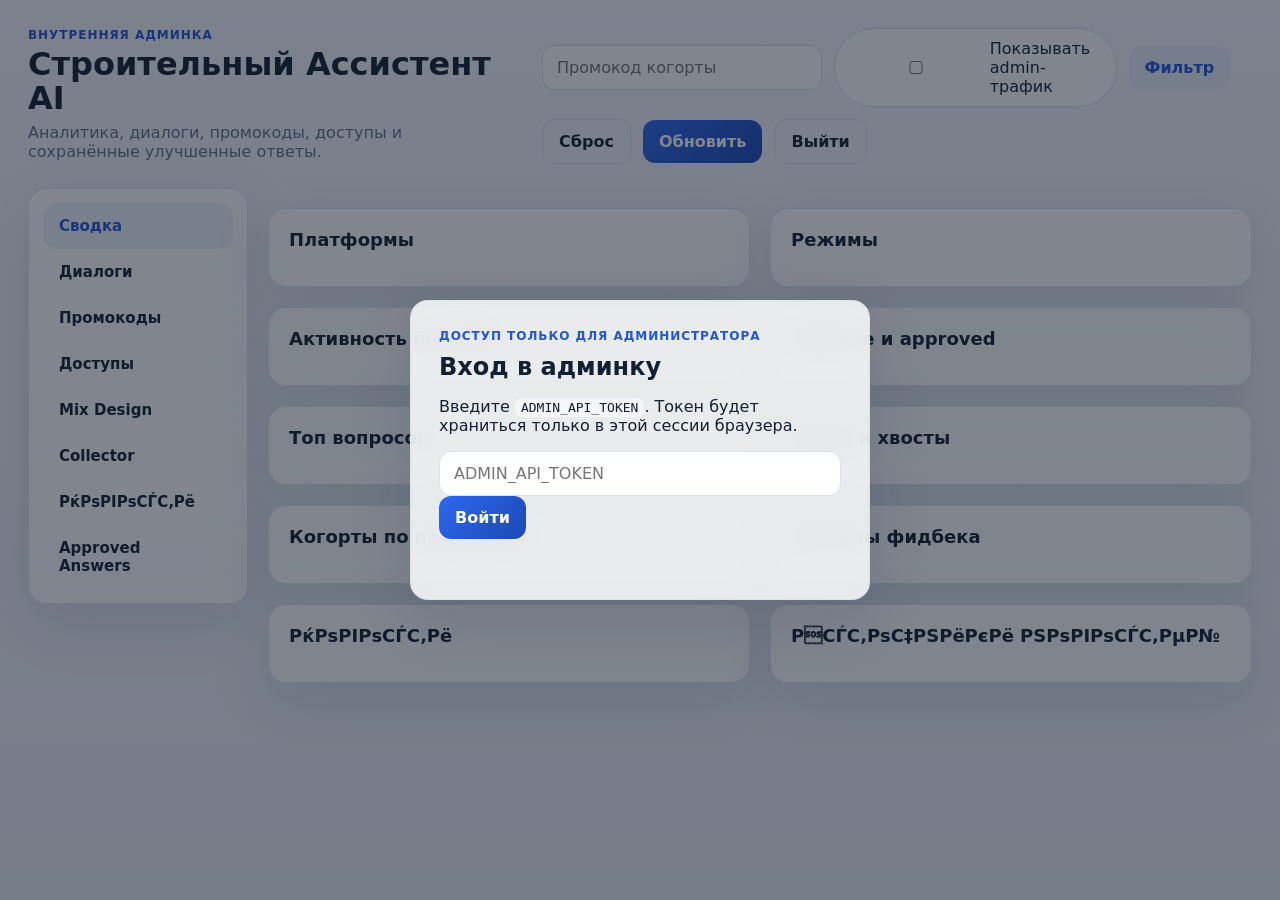
<file: admin/index.html>
<!DOCTYPE html>
<html lang="ru">
<head>
  <meta charset="UTF-8">
  <meta name="viewport" content="width=device-width, initial-scale=1.0">
  <meta name="api-url" content="https://vibropress-v3-backend.onrender.com">
  <title>Админка · Строительный Ассистент AI</title>
  <link rel="stylesheet" href="./admin.css">
</head>
<body>
  <div class="admin-shell">
    <header class="topbar">
      <div>
        <div class="eyebrow">Внутренняя админка</div>
        <h1>Строительный Ассистент AI</h1>
        <p class="subtitle">Аналитика, диалоги, промокоды, доступы и сохранённые улучшенные ответы.</p>
      </div>
      <div class="topbar-actions">
        <input id="global-promo-filter" type="text" placeholder="Промокод когорты">
        <label class="checkbox-pill">
          <input type="checkbox" id="include-admin-toggle">
          <span>Показывать admin-трафик</span>
        </label>
        <button id="apply-promo-filter" class="btn btn-secondary" type="button">Фильтр</button>
        <button id="clear-promo-filter" class="btn btn-ghost" type="button">Сброс</button>
        <button id="reload-all" class="btn btn-primary" type="button">Обновить</button>
        <button id="logout" class="btn btn-ghost" type="button">Выйти</button>
      </div>
    </header>

    <main class="layout">
      <aside class="sidebar">
        <button class="nav-tab active" data-tab="summary">Сводка</button>
        <button class="nav-tab" data-tab="conversations">Диалоги</button>
        <button class="nav-tab" data-tab="promos">Промокоды</button>
        <button class="nav-tab" data-tab="access">Доступы</button>
        <button class="nav-tab" data-tab="mixdesign">Mix Design</button>
        <button class="nav-tab" data-tab="collector">Collector</button>
        <button class="nav-tab" data-tab="news">РќРѕРІРѕСЃС‚Рё</button>
        <button class="nav-tab" data-tab="approved">Approved Answers</button>
      </aside>

      <section class="content">
        <section id="tab-summary" class="tab-panel active">
          <div id="summary-cards" class="stat-grid"></div>
          <div class="two-column">
            <section class="panel">
              <div class="panel-header">
                <h2>Платформы</h2>
              </div>
              <div id="platform-bars" class="bar-list"></div>
            </section>
            <section class="panel">
              <div class="panel-header">
                <h2>Режимы</h2>
              </div>
              <div id="mode-bars" class="bar-list"></div>
            </section>
          </div>
          <div class="two-column">
            <section class="panel">
              <div class="panel-header">
                <h2>Активность по дням</h2>
              </div>
              <div id="activity-table" class="compact-table"></div>
            </section>
            <section class="panel">
              <div class="panel-header">
                <h2>Improve и approved</h2>
              </div>
              <div id="improve-summary" class="compact-table"></div>
            </section>
          </div>
          <div class="two-column">
            <section class="panel">
              <div class="panel-header">
                <h2>Топ вопросов</h2>
              </div>
              <div id="top-queries" class="table-wrap"></div>
            </section>
            <section class="panel">
              <div class="panel-header">
                <h2>Риски и хвосты</h2>
              </div>
              <div id="top-failures" class="table-wrap"></div>
            </section>
          </div>
          <div class="two-column">
            <section class="panel">
              <div class="panel-header">
                <h2>Когорты по промокоду</h2>
              </div>
              <div id="promo-breakdown" class="table-wrap"></div>
            </section>
            <section class="panel">
              <div class="panel-header">
                <h2>Сигналы фидбека</h2>
              </div>
              <div id="feedback-signals" class="compact-table"></div>
            </section>
          </div>
          <div class="two-column">
            <section class="panel">
              <div class="panel-header">
                <h2>РќРѕРІРѕСЃС‚Рё</h2>
              </div>
              <div id="news-summary-cards" class="stat-grid"></div>
            </section>
            <section class="panel">
              <div class="panel-header">
                <h2>РСЃС‚РѕС‡РЅРёРєРё РЅРѕРІРѕСЃС‚РµР№</h2>
              </div>
              <div id="news-summary-sources" class="table-wrap"></div>
            </section>
          </div>
        </section>

        <section id="tab-conversations" class="tab-panel">
          <section class="panel">
            <div class="panel-header">
              <h2>Лента диалогов</h2>
              <div class="inline-actions">
                <button id="export-csv" class="btn btn-secondary" type="button">CSV export</button>
              </div>
            </div>
            <form id="conversation-filters" class="filters-grid">
              <input type="text" id="filter-query" placeholder="Поиск по вопросу или ответу">
              <select id="filter-platform">
                <option value="">Все платформы</option>
                <option value="web">Сайт</option>
                <option value="telegram">Telegram</option>
                <option value="max">MAX</option>
              </select>
              <select id="filter-mode">
                <option value="">Все режимы</option>
                <option value="gost">ГОСТ/СП</option>
                <option value="equipment">Оборудование</option>
                <option value="defects">Претензии</option>
                <option value="recipes">Рецептуры</option>
                <option value="unknown">Unknown</option>
              </select>
              <select id="filter-liked">
                <option value="">Любой рейтинг</option>
                <option value="true">Только понравилось</option>
                <option value="false">Только не понравилось</option>
              </select>
              <select id="filter-improved">
                <option value="">Любой improve</option>
                <option value="true">С improve</option>
                <option value="false">Без improve</option>
              </select>
              <select id="filter-approved">
                <option value="">Любой save</option>
                <option value="true">Сохранён в approved</option>
                <option value="false">Не сохранён</option>
              </select>
              <input type="text" id="filter-promo-code" placeholder="Промокод">
              <input type="date" id="filter-date-from">
              <input type="date" id="filter-date-to">
              <button class="btn btn-primary" type="submit">Применить</button>
            </form>
            <div id="conversations-table" class="table-wrap"></div>
            <div class="pager">
              <button id="conversations-prev" class="btn btn-ghost" type="button">Назад</button>
              <span id="conversations-page-label">Страница 1</span>
              <button id="conversations-next" class="btn btn-ghost" type="button">Вперёд</button>
            </div>
          </section>
          <section class="panel">
            <div class="panel-header">
              <h2>Детали сессии</h2>
            </div>
            <div id="conversation-detail" class="session-detail empty-state">Выберите строку из таблицы, чтобы открыть всю ленту сессии.</div>
          </section>
        </section>

        <section id="tab-promos" class="tab-panel">
          <section class="panel">
            <div class="panel-header">
              <h2>Создать промокод</h2>
            </div>
            <form id="promo-create-form" class="filters-grid">
              <input type="text" id="promo-code" placeholder="Код, например BUILD2026">
              <input type="text" id="promo-description" placeholder="Описание">
              <input type="text" id="promo-bundles" placeholder="Bundles через запятую, например zhbi_beton">
              <input type="number" id="promo-max-activations" min="1" placeholder="Макс. активаций">
              <input type="datetime-local" id="promo-expires-at">
              <button class="btn btn-primary" type="submit">Создать</button>
            </form>
          </section>
          <section class="panel">
            <div class="panel-header">
              <h2>Промокоды</h2>
            </div>
            <div id="promo-codes-table" class="table-wrap"></div>
          </section>
        </section>

        <section id="tab-access" class="tab-panel">
          <section class="panel">
            <div class="panel-header">
              <h2>Выданные доступы</h2>
            </div>
            <form id="access-filters" class="filters-grid">
              <select id="access-platform">
                <option value="">Все платформы</option>
                <option value="web">Сайт</option>
                <option value="telegram">Telegram</option>
                <option value="max">MAX</option>
              </select>
              <label class="checkbox-pill">
                <input type="checkbox" id="access-only-active">
                <span>Только активные</span>
              </label>
              <input type="text" id="access-promo-code" placeholder="Промокод">
              <button class="btn btn-primary" type="submit">Обновить</button>
            </form>
            <div id="access-grants-table" class="table-wrap"></div>
          </section>
        </section>

        <section id="tab-mixdesign" class="tab-panel">
          <section class="panel">
            <div class="panel-header">
              <h2>Mix Design Preview</h2>
              <div class="inline-actions">
                <button id="mixdesign-copy-link" class="btn btn-secondary" type="button">Скопировать ссылку</button>
              </div>
            </div>
            <div class="helper-box">
              <strong>Закрытый режим.</strong> Эта вкладка доступна только внутри админки с токеном. Здесь можно спокойно тестировать preview-калькулятор без публичной кнопки на основном сайте.
            </div>
            <div class="mixdesign-link-row">
              <input id="mixdesign-direct-link" type="text" readonly>
            </div>
          </section>
          <div class="two-column">
            <section class="panel">
              <div class="panel-header">
                <h2>Входные параметры</h2>
              </div>
              <form id="mixdesign-form" class="filters-grid">
                <select id="mix-target-class">
                  <option value="B25">B25</option>
                  <option value="B30" selected>B30</option>
                  <option value="B35">B35</option>
                  <option value="B40">B40</option>
                </select>
                <select id="mix-workability">
                  <option value="Zh1">Ж1</option>
                  <option value="Zh2">Ж2</option>
                  <option value="Zh3">Ж3</option>
                  <option value="P1">P1</option>
                  <option value="P2" selected>P2</option>
                  <option value="P3">P3</option>
                </select>
                <select id="mix-frost">
                  <option value="">Без F-ограничения</option>
                  <option value="F100">F100</option>
                  <option value="F150">F150</option>
                  <option value="F200" selected>F200</option>
                  <option value="F300">F300</option>
                </select>
                <select id="mix-waterproofness">
                  <option value="">Без W-ограничения</option>
                  <option value="W4">W4</option>
                  <option value="W6">W6</option>
                  <option value="W8" selected>W8</option>
                  <option value="W10">W10</option>
                </select>
                <input id="mix-strength-a" type="number" step="0.01" min="0.1" value="0.58" placeholder="Коэффициент A">
                <select id="mix-water-mode">
                  <option value="none" selected>Без добавки</option>
                  <option value="water_reducer">Водоредуцирующая</option>
                  <option value="superplasticizer">Суперпластификатор</option>
                </select>
                <input id="mix-cement-grade" type="number" min="200" max="700" value="500" placeholder="Марка цемента">
                <input id="mix-cement-activity" type="number" step="0.1" min="1" value="52" placeholder="Активность цемента, МПа">
                <input id="mix-sand-fineness" type="number" step="0.1" min="0.7" max="3.5" value="2.1" placeholder="Мкр песка">
                <select id="mix-aggregate-max">
                  <option value="5">5 мм</option>
                  <option value="10">10 мм</option>
                  <option value="20" selected>20 мм</option>
                  <option value="40">40 мм</option>
                </select>
                <button class="btn btn-primary" type="submit">Построить preview</button>
              </form>
            </section>
            <section class="panel">
              <div class="panel-header">
                <h2>Результат</h2>
              </div>
              <div id="mixdesign-status" class="empty-state">Заполните форму и нажмите «Построить preview».</div>
              <div id="mixdesign-result"></div>
            </section>
          </div>
        </section>

        <section id="tab-collector" class="tab-panel">
          <section class="panel">
            <div class="panel-header">
              <h2>Collector v4</h2>
              <div class="inline-actions">
                <button id="collector-sync-neon" class="btn btn-secondary" type="button">Sync Neon</button>
              </div>
            </div>
            <div class="helper-box">
              <strong>Что это:</strong> здесь идёт автоматический разбор Telegram-сообщений. Система сама отсекает шум, пытается выделить полезный вопрос, строит ответ, проверяет его и только потом сохраняет в базу знаний.
            </div>
            <div class="helper-grid">
              <div class="helper-card">
                <h3>Как пользоваться</h3>
                <ol class="helper-list">
                  <li><strong>Collect</strong> — подтянуть новые сообщения из Telegram.</li>
                  <li><strong>Extract</strong> — выделить из них только полезные технические вопросы.</li>
                  <li><strong>Answer</strong> — построить ответы на найденные вопросы.</li>
                  <li><strong>Validate</strong> — проверить, не галлюцинация ли это.</li>
                  <li><strong>Commit</strong> — сохранить безопасные результаты в knowledge base.</li>
                </ol>
              </div>
              <div class="helper-card">
                <h3>Что значат статусы</h3>
                <ul class="helper-list">
                  <li><strong>noise</strong> — мусор, новость, реклама или бесполезный фрагмент.</li>
                  <li><strong>needs_answer_generation</strong> — нормальный вопрос, можно отвечать.</li>
                  <li><strong>validated_retry</strong> — ответ слабый, стоит перегнать ещё раз.</li>
                  <li><strong>arbiter_required</strong> — спорный кейс, нужен ручной выбор.</li>
                  <li><strong>committed</strong> — кейс уже завершён и записан в итоговый статус.</li>
                </ul>
              </div>
            </div>
            <div class="collector-actions-grid">
              <button id="collector-run-collect" class="btn btn-primary" type="button">1. Собрать новые сообщения</button>
              <button id="collector-run-extract" class="btn btn-secondary" type="button">2. Выделить вопросы</button>
              <button id="collector-run-answer" class="btn btn-secondary" type="button">3. Построить ответы</button>
              <button id="collector-run-validate" class="btn btn-secondary" type="button">4. Проверить качество</button>
              <button id="collector-run-commit" class="btn btn-secondary" type="button">5. Сохранить в базу</button>
              <button id="collector-run-requeue" class="btn btn-ghost" type="button">Вернуть retry в обработку</button>
            </div>
            <form id="collector-controls" class="filters-grid">
              <input type="number" id="collector-limit" min="1" max="5000" value="30" placeholder="Сколько записей брать за один прогон">
              <select id="collector-candidate-status">
                <option value="">Все статусы</option>
                <option value="noise">noise</option>
                <option value="needs_answer_generation">needs_answer_generation</option>
                <option value="validated_retry">validated_retry</option>
                <option value="arbiter_required">arbiter_required</option>
                <option value="committed">committed</option>
              </select>
              <select id="collector-queue-status">
                <option value="open">open queue</option>
                <option value="resolved">resolved queue</option>
              </select>
              <button class="btn btn-primary" type="submit">Обновить</button>
            </form>
            <div id="collector-summary-cards" class="stat-grid"></div>
          </section>

          <div class="two-column collector-layout">
            <section class="panel">
              <div class="panel-header">
                <h2>Кандидаты</h2>
              </div>
              <div id="collector-candidates-table" class="table-wrap"></div>
            </section>

            <section class="panel">
              <div class="panel-header">
                <h2>Очередь review</h2>
              </div>
              <div id="collector-review-table" class="table-wrap"></div>
            </section>
          </div>
        </section>

        <section id="tab-approved" class="tab-panel">
          <section class="panel">
            <div class="panel-header">
              <h2>Approved Answers</h2>
            </div>
            <form id="approved-filters" class="filters-grid">
              <input type="text" id="approved-query" placeholder="Поиск по вопросу или ответу">
              <select id="approved-platform">
                <option value="">Все платформы</option>
                <option value="web">Сайт</option>
                <option value="telegram">Telegram</option>
                <option value="max">MAX</option>
              </select>
              <select id="approved-mode">
                <option value="">Все режимы</option>
                <option value="gost">ГОСТ/СП</option>
                <option value="equipment">Оборудование</option>
                <option value="defects">Претензии</option>
                <option value="recipes">Рецептуры</option>
              </select>
              <button class="btn btn-primary" type="submit">Применить</button>
            </form>
            <div id="approved-table" class="table-wrap"></div>
          </section>
        </section>
        <section id="tab-news" class="tab-panel">
          <section class="panel">
            <div class="panel-header">
              <h2>Р•Р¶РµРґРЅРµРІРЅС‹Рµ РЅРѕРІРѕСЃС‚Рё</h2>
              <div class="inline-actions">
                <button id="news-refresh-run" class="btn btn-primary" type="button">РћР±РЅРѕРІРёС‚СЊ РїСѓР»</button>
              </div>
            </div>
            <div id="news-admin-summary" class="stat-grid"></div>
          </section>
          <div class="two-column">
            <section class="panel">
              <div class="panel-header">
                <h2>РЎРІРµР¶РёРµ РєР°СЂС‚РѕС‡РєРё</h2>
              </div>
              <div id="news-items-table" class="table-wrap"></div>
            </section>
            <section class="panel">
              <div class="panel-header">
                <h2>РџРѕСЃР»РµРґРЅРёРµ РІС‹РґР°С‡Рё</h2>
              </div>
              <div id="news-deliveries-table" class="table-wrap"></div>
            </section>
          </div>
          <div class="two-column">
            <section class="panel">
              <div class="panel-header">
                <h2>РўРѕРї РЅРѕРІРѕСЃС‚РµР№</h2>
              </div>
              <div id="news-top-table" class="table-wrap"></div>
            </section>
            <section class="panel">
              <div class="panel-header">
                <h2>РџРѕ РїСЂРѕРјРѕРєРѕРґР°Рј</h2>
              </div>
              <div id="news-promo-table" class="table-wrap"></div>
            </section>
          </div>
        </section>
      </section>
    </main>
  </div>

  <div id="login-overlay" class="overlay">
    <form id="login-form" class="login-card">
      <div class="eyebrow">Доступ только для администратора</div>
      <h2>Вход в админку</h2>
      <p>Введите <code>ADMIN_API_TOKEN</code>. Токен будет храниться только в этой сессии браузера.</p>
      <input id="admin-token-input" type="password" placeholder="ADMIN_API_TOKEN" autocomplete="off" required>
      <button class="btn btn-primary" type="submit">Войти</button>
      <div id="login-error" class="error-text"></div>
    </form>
  </div>

  <div id="toast" class="toast hidden"></div>

  <script src="./admin.js" type="module"></script>
</body>
</html>
</file>
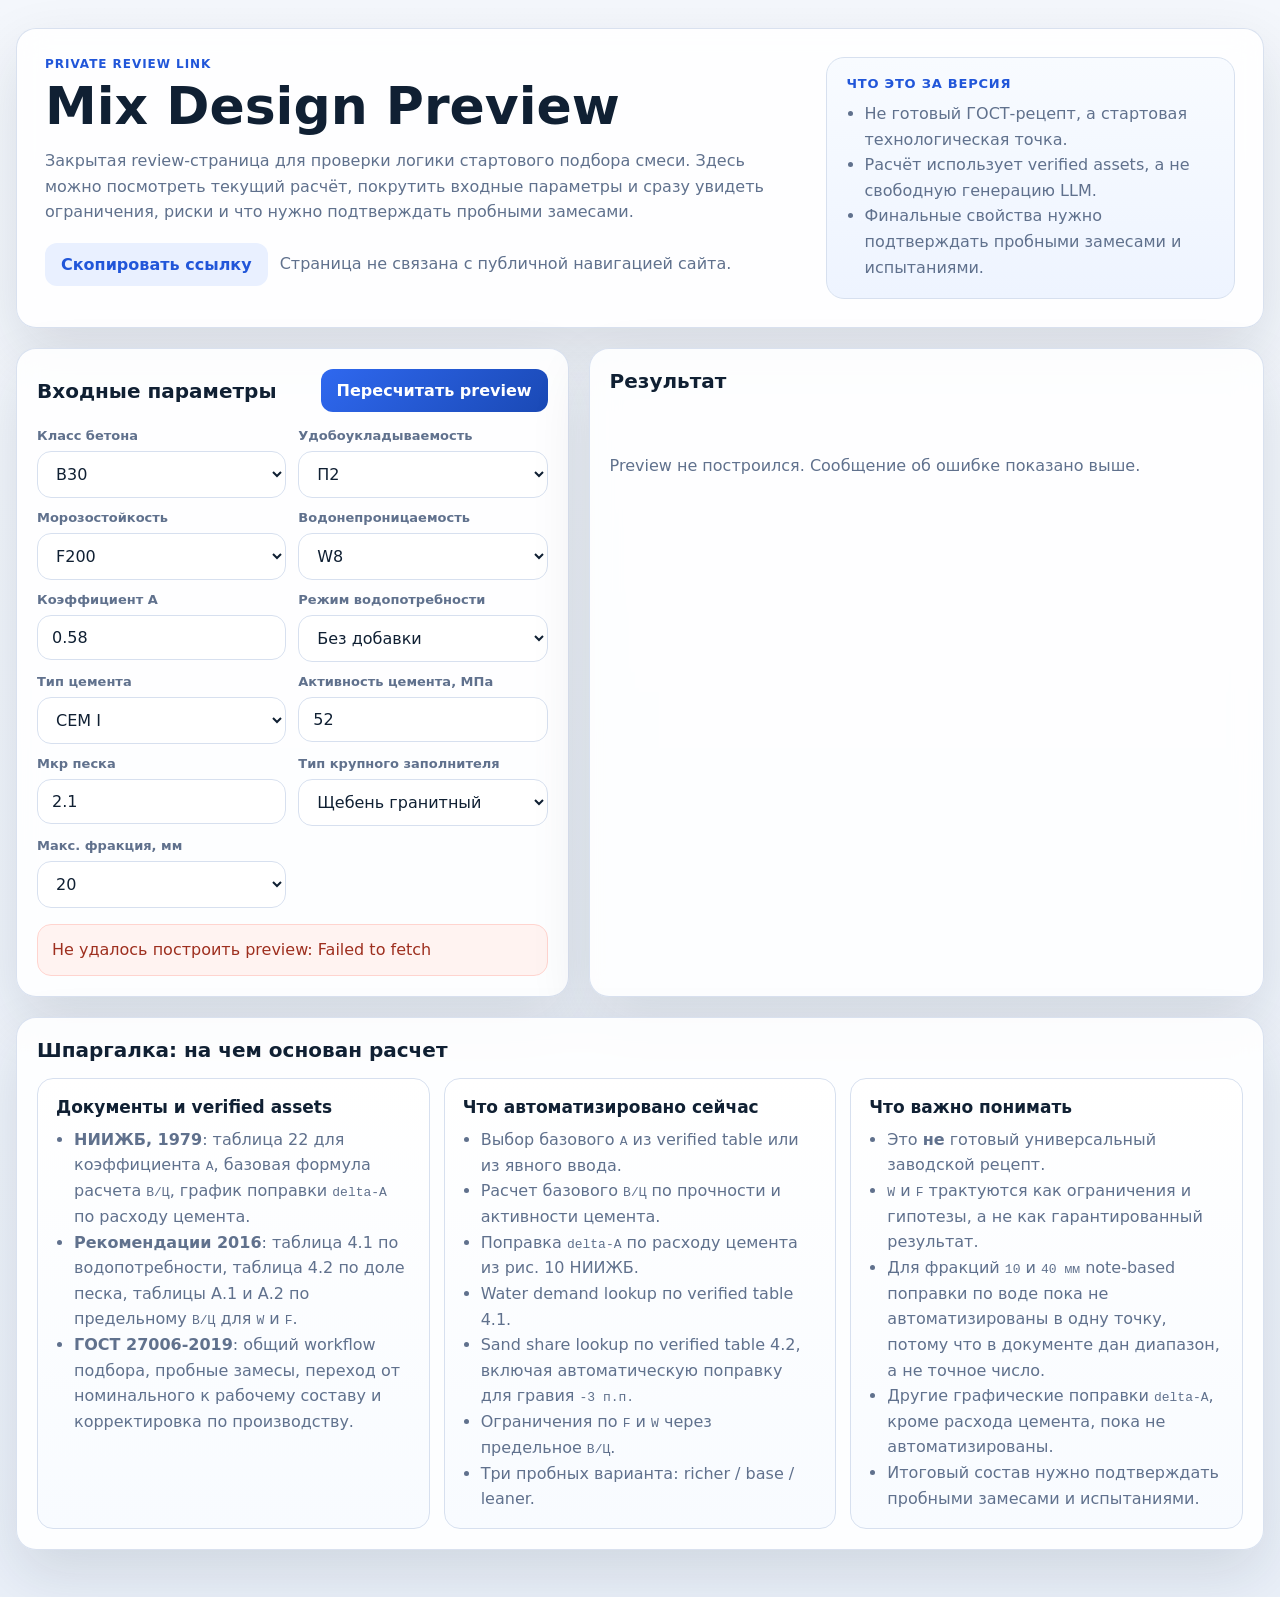
<file: review/mix-design-r6m2/index.html>
<!DOCTYPE html>
<html lang="ru">
<head>
  <meta charset="UTF-8">
  <meta name="viewport" content="width=device-width, initial-scale=1.0">
  <meta name="api-url" content="https://vibropress-v3-backend.onrender.com">
  <title>Mix Design Review</title>
  <link rel="stylesheet" href="./styles.css">
</head>
<body>
  <main class="page-shell">
    <section class="hero">
      <div class="hero-copy">
        <div class="eyebrow">Private Review Link</div>
        <h1>Mix Design Preview</h1>
        <p class="hero-text">
          Закрытая review-страница для проверки логики стартового подбора смеси. Здесь можно посмотреть
          текущий расчёт, покрутить входные параметры и сразу увидеть ограничения, риски и что нужно
          подтверждать пробными замесами.
        </p>
        <div class="hero-actions">
          <button id="copy-review-link" class="btn btn-secondary" type="button">Скопировать ссылку</button>
          <span class="helper-note">Страница не связана с публичной навигацией сайта.</span>
        </div>
      </div>
      <div class="hero-note">
        <div class="hero-note-title">Что это за версия</div>
        <ul>
          <li>Не готовый ГОСТ-рецепт, а стартовая технологическая точка.</li>
          <li>Расчёт использует verified assets, а не свободную генерацию LLM.</li>
          <li>Финальные свойства нужно подтверждать пробными замесами и испытаниями.</li>
        </ul>
      </div>
    </section>

    <section class="layout">
      <section class="panel">
        <div class="panel-header">
          <h2>Входные параметры</h2>
          <button id="run-preview" class="btn btn-primary" type="button">Пересчитать preview</button>
        </div>
        <form id="mix-form" class="form-grid">
          <label>
            <span>Класс бетона</span>
            <select id="mix-target-class">
              <option value="B25">B25</option>
              <option value="B30" selected>B30</option>
              <option value="B35">B35</option>
              <option value="B40">B40</option>
            </select>
          </label>
          <label>
            <span>Удобоукладываемость</span>
            <select id="mix-workability">
              <option value="Zh1">Ж1</option>
              <option value="Zh2">Ж2</option>
              <option value="Zh3">Ж3</option>
              <option value="P1">П1</option>
              <option value="P2" selected>П2</option>
              <option value="P3">П3</option>
            </select>
          </label>
          <label>
            <span>Морозостойкость</span>
            <select id="mix-frost">
              <option value="">Без F-ограничения</option>
              <option value="F100">F100</option>
              <option value="F150">F150</option>
              <option value="F200" selected>F200</option>
              <option value="F300">F300</option>
            </select>
          </label>
          <label>
            <span>Водонепроницаемость</span>
            <select id="mix-waterproofness">
              <option value="">Без W-ограничения</option>
              <option value="W4">W4</option>
              <option value="W6">W6</option>
              <option value="W8" selected>W8</option>
              <option value="W10">W10</option>
            </select>
          </label>
          <label>
            <span>Коэффициент A</span>
            <input id="mix-strength-a" type="number" step="0.01" min="0.10" value="0.58">
          </label>
          <label>
            <span>Режим водопотребности</span>
            <select id="mix-water-mode">
              <option value="none" selected>Без добавки</option>
              <option value="water_reducer">Водоредуцирующая</option>
              <option value="superplasticizer">Суперпластификатор</option>
            </select>
          </label>
          <label>
            <span>Тип цемента</span>
            <select id="mix-cement-type">
              <option value="CEM_I" selected>CEM I</option>
              <option value="CEM_II_A">CEM II/A</option>
              <option value="CEM_II_B">CEM II/B</option>
              <option value="CEM_III_A">CEM III/A</option>
            </select>
          </label>
          <label>
            <span>Активность цемента, МПа</span>
            <input id="mix-cement-activity" type="number" step="0.1" min="1" value="52">
          </label>
          <label>
            <span>Мкр песка</span>
            <input id="mix-sand-fineness" type="number" step="0.1" min="0.7" max="3.5" value="2.1">
          </label>
          <label>
            <span>Тип крупного заполнителя</span>
            <select id="mix-aggregate-type">
              <option value="crushed_granite" selected>Щебень гранитный</option>
              <option value="crushed_limestone">Щебень известняковый</option>
              <option value="crushed_gravel">Щебень гравийный</option>
              <option value="gravel">Гравий</option>
            </select>
          </label>
          <label>
            <span>Макс. фракция, мм</span>
            <select id="mix-aggregate-max">
              <option value="10">10</option>
              <option value="20" selected>20</option>
              <option value="40">40</option>
            </select>
          </label>
        </form>
        <div id="status" class="status-line">Готово к первому preview.</div>
      </section>

      <section class="panel">
        <div class="panel-header">
          <h2>Результат</h2>
        </div>
        <div id="result" class="result-empty">Сейчас сюда подтянется стартовый preview.</div>
      </section>
    </section>

    <section class="panel">
      <div class="panel-header">
        <h2>Шпаргалка: на чем основан расчет</h2>
      </div>
      <div class="cheatsheet-grid">
        <article class="cheatsheet-card">
          <h3>Документы и verified assets</h3>
          <ul>
            <li><strong>НИИЖБ, 1979</strong>: таблица 22 для коэффициента <code>A</code>, базовая формула расчета <code>В/Ц</code>, график поправки <code>delta-A</code> по расходу цемента.</li>
            <li><strong>Рекомендации 2016</strong>: таблица 4.1 по водопотребности, таблица 4.2 по доле песка, таблицы А.1 и А.2 по предельному <code>В/Ц</code> для <code>W</code> и <code>F</code>.</li>
            <li><strong>ГОСТ 27006-2019</strong>: общий workflow подбора, пробные замесы, переход от номинального к рабочему составу и корректировка по производству.</li>
          </ul>
        </article>
        <article class="cheatsheet-card">
          <h3>Что автоматизировано сейчас</h3>
          <ul>
            <li>Выбор базового <code>A</code> из verified table или из явного ввода.</li>
            <li>Расчет базового <code>В/Ц</code> по прочности и активности цемента.</li>
            <li>Поправка <code>delta-A</code> по расходу цемента из рис. 10 НИИЖБ.</li>
            <li>Water demand lookup по verified table 4.1.</li>
            <li>Sand share lookup по verified table 4.2, включая автоматическую поправку для гравия <code>-3 п.п.</code></li>
            <li>Ограничения по <code>F</code> и <code>W</code> через предельное <code>В/Ц</code>.</li>
            <li>Три пробных варианта: richer / base / leaner.</li>
          </ul>
        </article>
        <article class="cheatsheet-card">
          <h3>Что важно понимать</h3>
          <ul>
            <li>Это <strong>не</strong> готовый универсальный заводской рецепт.</li>
            <li><code>W</code> и <code>F</code> трактуются как ограничения и гипотезы, а не как гарантированный результат.</li>
            <li>Для фракций <code>10</code> и <code>40 мм</code> note-based поправки по воде пока не автоматизированы в одну точку, потому что в документе дан диапазон, а не точное число.</li>
            <li>Другие графические поправки <code>delta-A</code>, кроме расхода цемента, пока не автоматизированы.</li>
            <li>Итоговый состав нужно подтверждать пробными замесами и испытаниями.</li>
          </ul>
        </article>
      </div>
    </section>
  </main>

  <script type="module" src="./script.js"></script>
</body>
</html>
</file>
<file: admin/admin.css>
:root {
  --bg: #eef2f8;
  --surface: #ffffff;
  --surface-soft: #f7f9fc;
  --line: #d9e1ef;
  --text: #122033;
  --muted: #61708a;
  --blue: #2156d9;
  --blue-soft: #e8f0ff;
  --green: #13795b;
  --red: #b42318;
  --amber: #a15c00;
  --shadow: 0 18px 60px rgba(16, 33, 64, 0.12);
  --radius: 18px;
  --radius-sm: 12px;
  --font: "Segoe UI", Inter, system-ui, sans-serif;
}

* { box-sizing: border-box; }

body {
  margin: 0;
  background: linear-gradient(180deg, #f4f7fc 0%, #e9eff8 100%);
  color: var(--text);
  font-family: var(--font);
}

.admin-shell {
  min-height: 100vh;
  padding: 28px;
}

.topbar {
  display: flex;
  justify-content: space-between;
  gap: 24px;
  align-items: flex-start;
  margin-bottom: 24px;
}

.eyebrow {
  color: var(--blue);
  font-size: 12px;
  font-weight: 700;
  letter-spacing: 0.08em;
  text-transform: uppercase;
}

.topbar h1 {
  margin: 6px 0 8px;
  font-size: 32px;
  line-height: 1.05;
}

.subtitle {
  margin: 0;
  color: var(--muted);
  max-width: 820px;
}

.topbar-actions {
  display: flex;
  gap: 12px;
  flex-wrap: wrap;
  align-items: center;
}

#global-promo-filter {
  min-width: 220px;
  max-width: 280px;
}

.layout {
  display: grid;
  grid-template-columns: 220px minmax(0, 1fr);
  gap: 20px;
}

.sidebar,
.panel,
.login-card {
  background: rgba(255, 255, 255, 0.84);
  backdrop-filter: blur(14px);
  border: 1px solid rgba(217, 225, 239, 0.9);
  box-shadow: var(--shadow);
  border-radius: var(--radius);
}

.sidebar {
  padding: 14px;
  height: fit-content;
  position: sticky;
  top: 20px;
}

.nav-tab {
  width: 100%;
  border: 0;
  background: transparent;
  color: var(--text);
  text-align: left;
  padding: 14px 16px;
  border-radius: 14px;
  font-size: 15px;
  font-weight: 600;
  cursor: pointer;
  transition: 0.18s ease;
}

.nav-tab:hover,
.nav-tab.active {
  background: #edf3ff;
  color: var(--blue);
}

.content {
  display: flex;
  flex-direction: column;
  gap: 20px;
}

.tab-panel { display: none; gap: 20px; }
.tab-panel.active { display: flex; flex-direction: column; }

.panel {
  padding: 20px;
}

.panel-header {
  display: flex;
  justify-content: space-between;
  align-items: center;
  gap: 16px;
  margin-bottom: 16px;
}

.panel-header h2 {
  margin: 0;
  font-size: 18px;
}

.inline-actions {
  display: flex;
  gap: 8px;
  flex-wrap: wrap;
}

.stat-grid {
  display: grid;
  grid-template-columns: repeat(auto-fit, minmax(160px, 1fr));
  gap: 14px;
}

.stat-card {
  background: var(--surface);
  border: 1px solid var(--line);
  border-radius: 16px;
  padding: 18px;
}

.stat-card .label {
  color: var(--muted);
  font-size: 13px;
  margin-bottom: 8px;
}

.stat-card .value {
  font-size: 28px;
  font-weight: 800;
}

.two-column {
  display: grid;
  grid-template-columns: repeat(2, minmax(0, 1fr));
  gap: 20px;
}

.bar-list {
  display: flex;
  flex-direction: column;
  gap: 12px;
}

.bar-row {
  display: grid;
  grid-template-columns: 130px 1fr 80px;
  gap: 12px;
  align-items: center;
}

.bar-label { font-weight: 600; }
.bar-track {
  height: 10px;
  border-radius: 999px;
  background: #ecf1f7;
  overflow: hidden;
}

.bar-fill {
  height: 100%;
  border-radius: 999px;
  background: linear-gradient(90deg, #5a84ff 0%, #2156d9 100%);
}

.bar-value {
  text-align: right;
  color: var(--muted);
  font-size: 13px;
}

.compact-table,
.table-wrap {
  overflow: auto;
}

table {
  width: 100%;
  border-collapse: collapse;
  font-size: 14px;
}

th, td {
  padding: 12px 10px;
  border-bottom: 1px solid var(--line);
  vertical-align: top;
  text-align: left;
}

th {
  color: var(--muted);
  font-weight: 700;
  font-size: 12px;
  text-transform: uppercase;
  letter-spacing: 0.04em;
}

tr.clickable:hover {
  background: #f7faff;
  cursor: pointer;
}

.filters-grid {
  display: grid;
  grid-template-columns: repeat(auto-fit, minmax(180px, 1fr));
  gap: 12px;
  margin-bottom: 16px;
}

input, select, textarea, button {
  font: inherit;
}

input, select, textarea {
  width: 100%;
  border: 1px solid var(--line);
  border-radius: 12px;
  padding: 12px 14px;
  background: white;
  color: var(--text);
}

input:focus, select:focus, textarea:focus {
  outline: 2px solid #cfe0ff;
  border-color: #9db8ff;
}

.btn {
  border: 0;
  border-radius: 12px;
  padding: 12px 16px;
  font-weight: 700;
  cursor: pointer;
  transition: 0.18s ease;
}

.btn-primary {
  background: linear-gradient(135deg, #2f68ef 0%, #1a49b5 100%);
  color: white;
}

.btn-secondary {
  background: var(--blue-soft);
  color: var(--blue);
}

.btn-ghost {
  background: transparent;
  color: var(--text);
  border: 1px solid var(--line);
}

.btn-danger {
  background: #fff1f1;
  color: var(--red);
}

.btn-success {
  background: #edfff8;
  color: var(--green);
}

.checkbox-pill {
  display: inline-flex;
  align-items: center;
  gap: 8px;
  border: 1px solid var(--line);
  background: white;
  border-radius: 999px;
  padding: 10px 14px;
  color: var(--text);
}

.pill {
  display: inline-flex;
  align-items: center;
  gap: 6px;
  border-radius: 999px;
  padding: 6px 10px;
  font-size: 12px;
  font-weight: 700;
  background: #eef3fb;
  color: #234;
}

.pill.green { background: #e7fbf1; color: var(--green); }
.pill.red { background: #fff0ef; color: var(--red); }
.pill.amber { background: #fff6e7; color: var(--amber); }
.pill.blue { background: #eaf1ff; color: var(--blue); }

.session-detail {
  display: flex;
  flex-direction: column;
  gap: 12px;
  max-height: 720px;
  overflow: auto;
}

.message-card {
  border: 1px solid var(--line);
  border-radius: 14px;
  padding: 14px;
  background: white;
}

.message-card.user { border-left: 4px solid var(--blue); }
.message-card.assistant { border-left: 4px solid var(--green); }

.message-meta {
  font-size: 12px;
  color: var(--muted);
  margin-bottom: 8px;
}

.message-content {
  white-space: pre-wrap;
  line-height: 1.45;
}

.pager {
  display: flex;
  justify-content: flex-end;
  align-items: center;
  gap: 12px;
  margin-top: 14px;
}

.overlay {
  position: fixed;
  inset: 0;
  background: rgba(14, 23, 39, 0.52);
  display: flex;
  align-items: center;
  justify-content: center;
  padding: 24px;
}

.overlay.hidden { display: none; }

.login-card {
  width: min(460px, 100%);
  padding: 28px;
}

.login-card h2 {
  margin: 10px 0;
}

.error-text {
  margin-top: 12px;
  color: var(--red);
  min-height: 20px;
}

.empty-state {
  color: var(--muted);
  padding: 12px 0;
}

.status-line {
  display: flex;
  gap: 8px;
  flex-wrap: wrap;
  align-items: center;
}

.row-actions {
  display: flex;
  gap: 8px;
  flex-wrap: wrap;
}

.collector-actions-grid {
  display: grid;
  grid-template-columns: repeat(auto-fit, minmax(140px, 1fr));
  gap: 10px;
  margin-bottom: 16px;
}

.collector-layout {
  align-items: start;
}

.helper-box {
  padding: 14px 16px;
  margin-bottom: 14px;
  border: 1px solid var(--line);
  border-radius: 14px;
  background: linear-gradient(180deg, #f8fbff 0%, #eef4ff 100%);
  color: var(--text);
  line-height: 1.45;
}

.helper-grid {
  display: grid;
  grid-template-columns: repeat(2, minmax(0, 1fr));
  gap: 14px;
  margin-bottom: 16px;
}

.helper-card {
  padding: 14px 16px;
  border: 1px solid var(--line);
  border-radius: 14px;
  background: var(--surface);
}

.helper-card h3 {
  margin: 0 0 10px;
  font-size: 15px;
}

.helper-list {
  margin: 0;
  padding-left: 18px;
  color: var(--muted);
  line-height: 1.45;
}

.mixdesign-link-row {
  margin-top: 12px;
}

#mixdesign-direct-link {
  font-family: Consolas, "SFMono-Regular", monospace;
  background: #f8fbff;
}

.mixdesign-card {
  display: flex;
  flex-direction: column;
  gap: 18px;
}

.mixdesign-title {
  margin: 0;
  font-size: 22px;
}

.mixdesign-subtitle {
  margin: 8px 0 0;
  color: var(--muted);
  line-height: 1.55;
}

.mixdesign-grid {
  display: grid;
  grid-template-columns: repeat(2, minmax(0, 1fr));
  gap: 14px;
}

.mixdesign-kpi,
.mixdesign-block {
  border: 1px solid var(--line);
  border-radius: 14px;
  padding: 14px 16px;
  background: var(--surface);
}

.mixdesign-kpi-label,
.mixdesign-block-title {
  display: block;
  color: var(--muted);
  font-size: 12px;
  font-weight: 700;
  text-transform: uppercase;
  letter-spacing: 0.04em;
  margin-bottom: 8px;
}

.mixdesign-kpi-value {
  font-size: 24px;
  font-weight: 800;
}

.mixdesign-block ul {
  margin: 0;
  padding-left: 18px;
  color: var(--text);
}

.mixdesign-block li + li {
  margin-top: 8px;
}

.mixdesign-markdown {
  white-space: pre-wrap;
  line-height: 1.6;
  font-size: 14px;
}

.mono-snippet {
  font-family: ui-monospace, SFMono-Regular, Menlo, Consolas, monospace;
  font-size: 12px;
  white-space: pre-wrap;
  line-height: 1.35;
}

.toast {
  position: fixed;
  right: 24px;
  bottom: 24px;
  padding: 14px 18px;
  background: #101d33;
  color: white;
  border-radius: 14px;
  box-shadow: var(--shadow);
}

.toast.hidden {
  display: none;
}

code {
  background: #f4f6fb;
  border-radius: 8px;
  padding: 2px 6px;
}

@media (max-width: 1100px) {
  .layout {
    grid-template-columns: 1fr;
  }

  .sidebar {
    position: static;
    display: flex;
    overflow: auto;
    gap: 8px;
  }

  .nav-tab {
    min-width: max-content;
  }
}

@media (max-width: 760px) {
  .admin-shell {
    padding: 16px;
  }

  .helper-grid,
  .topbar,
  .two-column,
  .mixdesign-grid {
    grid-template-columns: 1fr;
    display: grid;
  }

  .topbar-actions {
    justify-content: flex-start;
  }

  .bar-row {
    grid-template-columns: 1fr;
  }

  .pager {
    justify-content: space-between;
  }
}
</file>
<file: review/mix-design-r6m2/styles.css>
:root {
  --bg: #edf3fb;
  --surface: #ffffff;
  --surface-soft: #f7f9fc;
  --line: #d7e0ef;
  --text: #102033;
  --muted: #60718d;
  --blue: #2156d9;
  --blue-soft: #e9f0ff;
  --green: #127a57;
  --amber: #9e6200;
  --shadow: 0 24px 60px rgba(18, 32, 51, 0.12);
  --radius: 20px;
  --radius-sm: 14px;
  --font: "Segoe UI", Inter, system-ui, sans-serif;
}

* { box-sizing: border-box; }

body {
  margin: 0;
  background: linear-gradient(180deg, #f4f7fc 0%, #eaf0f9 100%);
  color: var(--text);
  font-family: var(--font);
}

.page-shell {
  width: min(1280px, calc(100% - 32px));
  margin: 0 auto;
  padding: 28px 0 48px;
}

.hero,
.panel {
  background: rgba(255, 255, 255, 0.88);
  backdrop-filter: blur(14px);
  border: 1px solid rgba(215, 224, 239, 0.94);
  border-radius: var(--radius);
  box-shadow: var(--shadow);
}

.hero {
  padding: 28px;
  display: grid;
  grid-template-columns: minmax(0, 1.3fr) minmax(300px, 0.7fr);
  gap: 20px;
  margin-bottom: 20px;
}

.eyebrow {
  color: var(--blue);
  font-size: 12px;
  font-weight: 700;
  letter-spacing: 0.08em;
  text-transform: uppercase;
}

.hero h1 {
  margin: 10px 0 12px;
  font-size: clamp(32px, 5vw, 52px);
  line-height: 0.98;
}

.hero-text,
.helper-note,
.hero-note li,
.status-line,
.result-empty,
.cheatsheet-card li {
  color: var(--muted);
  line-height: 1.6;
}

.hero-actions {
  display: flex;
  flex-wrap: wrap;
  align-items: center;
  gap: 12px;
  margin-top: 18px;
}

.hero-note {
  border: 1px solid var(--line);
  border-radius: 18px;
  padding: 18px 20px;
  background: linear-gradient(180deg, #f8fbff 0%, #eef4ff 100%);
}

.hero-note-title {
  font-size: 13px;
  font-weight: 700;
  text-transform: uppercase;
  letter-spacing: 0.06em;
  color: var(--blue);
  margin-bottom: 10px;
}

.hero-note ul {
  margin: 0;
  padding-left: 18px;
}

.layout {
  display: grid;
  grid-template-columns: minmax(360px, 0.9fr) minmax(0, 1.1fr);
  gap: 20px;
  margin-bottom: 20px;
}

.panel {
  padding: 20px;
}

.panel-header {
  display: flex;
  align-items: center;
  justify-content: space-between;
  gap: 16px;
  margin-bottom: 16px;
}

.panel-header h2 {
  margin: 0;
  font-size: 20px;
}

.form-grid {
  display: grid;
  grid-template-columns: repeat(2, minmax(0, 1fr));
  gap: 12px;
}

.form-grid label {
  display: flex;
  flex-direction: column;
  gap: 8px;
}

.form-grid label span {
  font-size: 13px;
  font-weight: 700;
  color: var(--muted);
}

input,
select,
button {
  font: inherit;
}

input,
select {
  width: 100%;
  border: 1px solid var(--line);
  border-radius: var(--radius-sm);
  padding: 12px 14px;
  background: white;
  color: var(--text);
}

input:focus,
select:focus {
  outline: 2px solid #cfe0ff;
  border-color: #9db8ff;
}

.btn {
  border: 0;
  border-radius: 12px;
  padding: 12px 16px;
  font-weight: 700;
  cursor: pointer;
  transition: 0.18s ease;
}

.btn-primary {
  background: linear-gradient(135deg, #2f68ef 0%, #1a49b5 100%);
  color: white;
}

.btn-secondary {
  background: var(--blue-soft);
  color: var(--blue);
}

.status-line {
  margin-top: 16px;
  padding: 12px 14px;
  border-radius: 14px;
  background: var(--surface-soft);
  border: 1px solid var(--line);
}

.status-line.is-error {
  background: #fff3f1;
  border-color: #ffd4cf;
  color: #9e2f1f;
}

.result-empty {
  padding: 22px 0 4px;
}

.mix-card {
  display: flex;
  flex-direction: column;
  gap: 16px;
}

.mix-title {
  margin: 0;
  font-size: 24px;
}

.mix-subtitle {
  margin: 8px 0 0;
  color: var(--muted);
  line-height: 1.6;
}

.mix-grid {
  display: grid;
  grid-template-columns: repeat(2, minmax(0, 1fr));
  gap: 14px;
}

.mix-kpi,
.mix-block {
  border: 1px solid var(--line);
  border-radius: 16px;
  padding: 14px 16px;
  background: var(--surface);
}

.mix-kpi-label,
.mix-block-title {
  display: block;
  color: var(--muted);
  font-size: 12px;
  font-weight: 700;
  text-transform: uppercase;
  letter-spacing: 0.04em;
  margin-bottom: 8px;
}

.mix-kpi-value {
  font-size: 24px;
  font-weight: 800;
}

.mix-block ul {
  margin: 0;
  padding-left: 18px;
}

.mix-block li + li {
  margin-top: 8px;
}

.mix-markdown {
  white-space: pre-wrap;
  line-height: 1.6;
  font-size: 14px;
}

.cheatsheet-grid {
  display: grid;
  grid-template-columns: repeat(3, minmax(0, 1fr));
  gap: 14px;
}

.cheatsheet-card {
  border: 1px solid var(--line);
  border-radius: 16px;
  padding: 18px 18px 16px;
  background: linear-gradient(180deg, #ffffff 0%, #f8fbff 100%);
}

.cheatsheet-card h3 {
  margin: 0 0 10px;
  font-size: 17px;
}

.cheatsheet-card ul {
  margin: 0;
  padding-left: 18px;
}

@media (max-width: 980px) {
  .hero,
  .layout,
  .cheatsheet-grid,
  .mix-grid,
  .form-grid {
    grid-template-columns: 1fr;
  }
}
</file>
